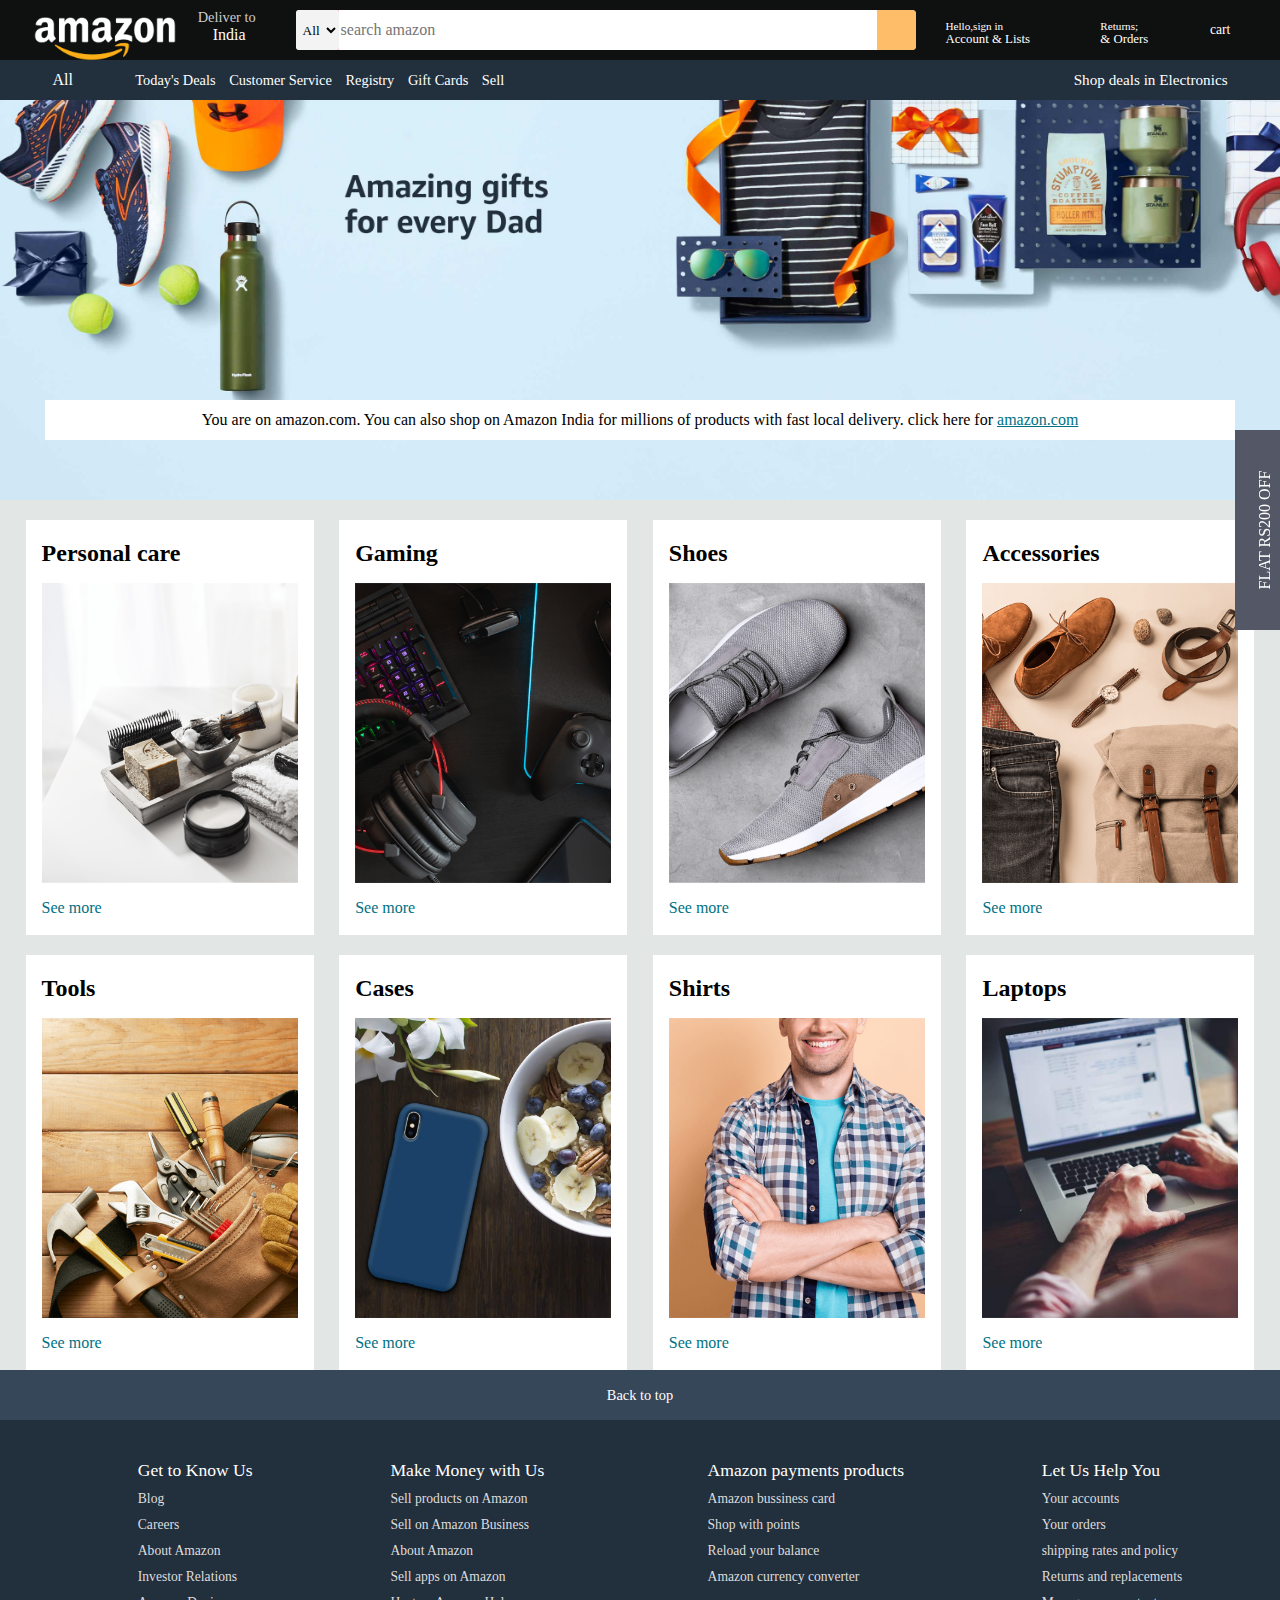
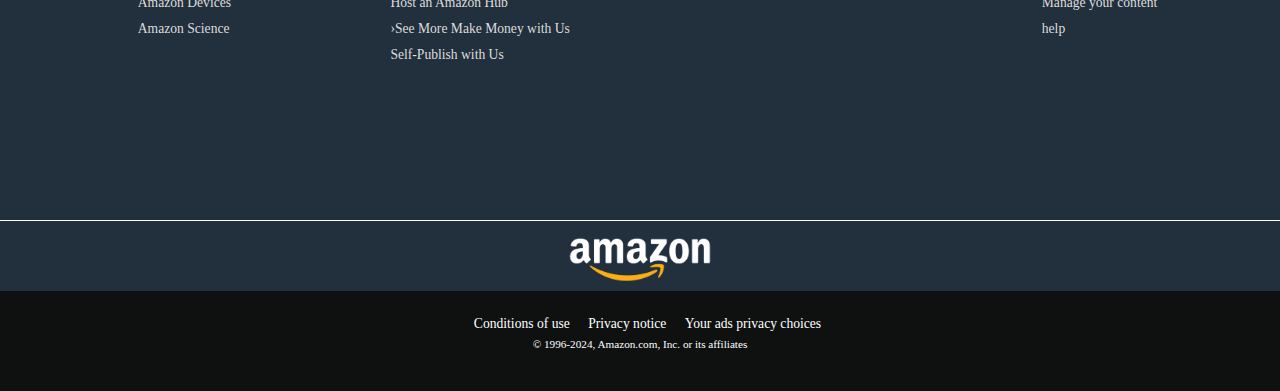
<file: index.html>
<!DOCTYPE html>
<html lang="en">
<head>
    <meta charset="UTF-8">
    <meta name="viewport" content="width=, initial-scale=1.0">
    <title>amazon</title>
    <link rel="stylesheet" href="https://cdnjs.cloudflare.com/ajax/libs/font-awesome/6.5.2/css/all.min.css" integrity="sha512-SnH5WK+bZxgPHs44uWIX+LLJAJ9/2PkPKZ5QiAj6Ta86w+fsb2TkcmfRyVX3pBnMFcV7oQPJkl9QevSCWr3W6A==" crossorigin="anonymous" referrerpolicy="no-referrer" />
    <link rel="stylesheet"href="amazon.css">
</head>
<body>
    <div class="off">
        <p>FLAT RS200 OFF </p>
    </div>
    <header>
        <div class="navbar">
            <div class="nav-logo ">
                <div class="logo border">
                </div>
            </div>
            <div class="nav-address border">
                <p class="add-one">Deliver to</p>
                <div class="add-icon">
                    <i class="fa-solid fa-location-dot"></i>
                    <p class="add-tw">India</p>
                </div>
            </div>
            <div class="nav-search">
                <select class="search-select">
                    <option>All</option>
                </select>
                <input placeholder="search amazon" class="search-input">
                <div class="search-icon">
                <i class="fa-solid fa-magnifying-glass"></i>
                </div>
            </div>
            <div class="nav-signin border">
                <p class="nav-first">Hello,sign in</p>
                <p class="nav-second">Account & Lists</p>
            </div>
            <div class="nav-returns border">
                <p class="nav-first">Returns;</p>
                <p class="nav-second">& Orders</p>
            </div>
            <div class="nav-cart border">
                <i class="fa-solid fa-cart-shopping"></i>
                cart
            </div>
        </div>
        <div class="panel">
            <div class="panel-all border ">
                <i class="fa-solid fa-bars"></i>
                All
            </div>
            <div class="panel-ops ">
               <p class="p1"> Today's Deals</p>
                <p class="p1">Customer Service</p>
                <p class="p1">Registry</p>
                <p class="p1">Gift Cards</p>
                <p class="p1">Sell</p>
            </div>
            <div class="panel-deals border">
                Shop deals in Electronics
            </div>
        </div>
    </header>
    <div class="hero-section">
        <div class="hero-text">
            <p>You are on amazon.com. You can also shop on Amazon India for millions of products with fast local delivery. click here for <a href ="https://www.amazon.com/">amazon.com</a></p>
        </div>
    </div>
    <div class="shop-section">
        <div class="box1 box">
           <div class="box-content">
            <h2>Personal care</h2>
            <div class="box-img"style="background-image:url('box1.png')"></div>
            <p>See more</p>
           </div>
        </div>
        <div class="box2 box">
            <div class="box-content">
                <h2>Gaming</h2>
                <div class="box-img"style="background-image:url('box2.png')"></div>
                <p>See more</p>
            </div>
        </div>
        <div class="box3 box">
            <div class="box-content">
                <h2>Shoes</h2>
                <div class="box-img"style="background-image:url('box3.png')"></div>
                <p>See more</p>
            </div>
        </div>
        <div class="box4 box">
            <div class="box-content">
                <h2>Accessories</h2>
                <div class="box-img"style="background-image:url('box4.png')"></div>
                <p>See more</p>
            </div>
        </div>
        <div class="box5 box">
            <div class="box-content">
                <h2>Tools</h2>
                <div class="box-img"style="background-image:url('box5.png')"></div>
                <p>See more</p>
            </div>
        </div>
        <div class="box6 box">
            <div class="box-content">
                <h2>Cases</h2>
                <div class="box-img"style="background-image:url('box6.jpg')"></div>
                <p>See more</p>
            </div>
        </div>
        <div class="box7 box">
            <div class="box-content">
                <h2>Shirts</h2>
                <div class="box-img"style="background-image:url('box7.png')"></div>
                <p>See more</p>
            </div>
        </div>
        <div class="box8 box">
            <div class="box-content">
                <h2>Laptops</h2>
                <div class="box-img"style="background-image:url('box8.jpg')"></div>
                <p>See more</p>
            </div>
        </div>
        
    </div>
    <footer>
        <div class="foot-panel1">
            <a>Back to top</a>
        </div>
        <div class="foot-panel2">
            <ul>
                <p>Get to Know Us</p>
                <a>Blog</a>
                <a>Careers</a>
                <a>About Amazon</a>
                <a>Investor Relations</a>
                <a>Amazon Devices</a>
                <a>Amazon Science</a>
            </ul>
            <ul>
                <p>Make Money with Us</p>
                <a>Sell products on Amazon</a>
                <a>Sell on Amazon Business</a>
                <a>About Amazon</a>
                <a>Sell apps on Amazon</a>
                <a>Host an Amazon Hub</a>
                <a>›See More Make Money with Us</a>
                <a>Self-Publish with Us</a>
            </ul>
            <ul>
                <p>Amazon payments products</p>
                <a>Amazon bussiness card</a>
                <a>Shop with points</a>
                <a>Reload your balance</a>
                <a>Amazon currency converter</a>
            
            </ul>
            <ul>
                <p>Let Us Help You</p>
                <a>Your accounts</a>
                <a>Your orders</a>
                <a>shipping rates and policy</a>
                <a>Returns and replacements</a>
                <a>Manage your content</a>
                <a>help</a>
            </ul>
           
        </div>
        <div class="foot-panel3">
            <div class="logo"></div>
        </div>
        <div class="foot-panel4">
            <div class="pages">
                <a>Conditions of use</a>
                <a>Privacy notice</a>
                <a>Your ads privacy choices</a>
            </div>
            <div class="copyright">
                © 1996-2024, Amazon.com, Inc. or its affiliates
            </div>
        </div>
    </footer>
</body>
</html>
</file>
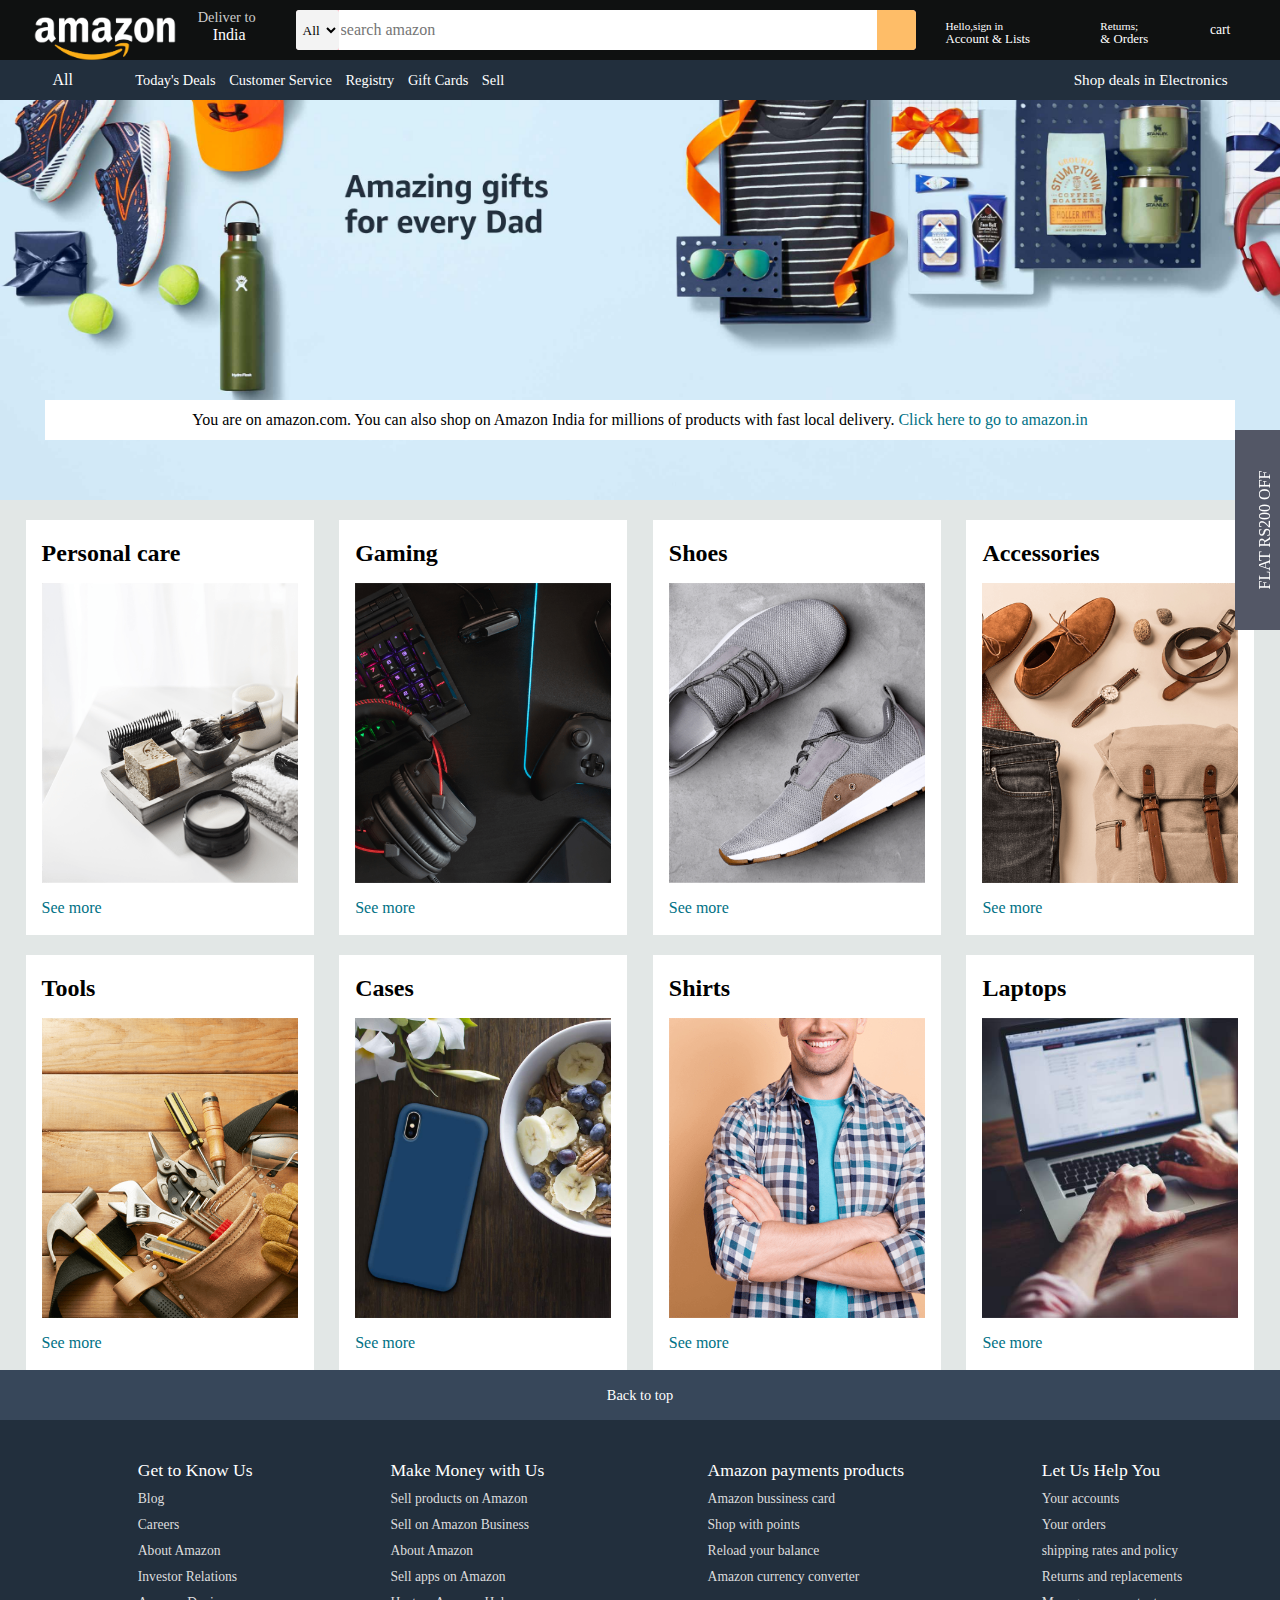
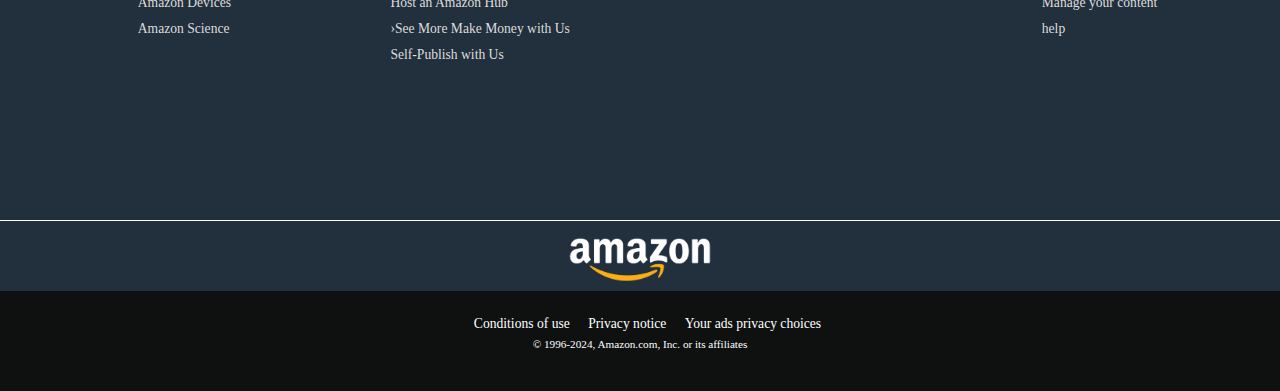
<file: amazon.html>
<!DOCTYPE html>
<html lang="en">
<head>
    <meta charset="UTF-8">
    <meta name="viewport" content="width=, initial-scale=1.0">
    <title>amazon</title>
    <link rel="stylesheet" href="https://cdnjs.cloudflare.com/ajax/libs/font-awesome/6.5.2/css/all.min.css" integrity="sha512-SnH5WK+bZxgPHs44uWIX+LLJAJ9/2PkPKZ5QiAj6Ta86w+fsb2TkcmfRyVX3pBnMFcV7oQPJkl9QevSCWr3W6A==" crossorigin="anonymous" referrerpolicy="no-referrer" />
    <link rel="stylesheet"href="amazon.css">
</head>
<body>
    <div class="off">
        <p>FLAT RS200 OFF </p>
    </div>
    <header>
        <div class="navbar">
            <div class="nav-logo ">
                <div class="logo border">
                </div>
            </div>
            <div class="nav-address border">
                <p class="add-one">Deliver to</p>
                <div class="add-icon">
                    <i class="fa-solid fa-location-dot"></i>
                    <p class="add-tw">India</p>
                </div>
            </div>
            <div class="nav-search">
                <select class="search-select">
                    <option>All</option>
                </select>
                <input placeholder="search amazon" class="search-input">
                <div class="search-icon">
                <i class="fa-solid fa-magnifying-glass"></i>
                </div>
            </div>
            <div class="nav-signin border">
                <p class="nav-first">Hello,sign in</p>
                <p class="nav-second">Account & Lists</p>
            </div>
            <div class="nav-returns border">
                <p class="nav-first">Returns;</p>
                <p class="nav-second">& Orders</p>
            </div>
            <div class="nav-cart border">
                <i class="fa-solid fa-cart-shopping"></i>
                cart
            </div>
        </div>
        <div class="panel">
            <div class="panel-all border ">
                <i class="fa-solid fa-bars"></i>
                All
            </div>
            <div class="panel-ops ">
               <p class="p1"> Today's Deals</p>
                <p class="p1">Customer Service</p>
                <p class="p1">Registry</p>
                <p class="p1">Gift Cards</p>
                <p class="p1">Sell</p>
            </div>
            <div class="panel-deals border">
                Shop deals in Electronics
            </div>
        </div>
    </header>
    <div class="hero-section">
        <div class="hero-text">
            <p>You are on amazon.com. You can also shop on Amazon India for millions of products with fast local delivery. <a>Click here to go to amazon.in</a></p>
        </div>
    </div>
    <div class="shop-section">
        <div class="box1 box">
           <div class="box-content">
            <h2>Personal care</h2>
            <div class="box-img"style="background-image:url('box1.png')"></div>
            <p>See more</p>
           </div>
        </div>
        <div class="box2 box">
            <div class="box-content">
                <h2>Gaming</h2>
                <div class="box-img"style="background-image:url('box2.png')"></div>
                <p>See more</p>
            </div>
        </div>
        <div class="box3 box">
            <div class="box-content">
                <h2>Shoes</h2>
                <div class="box-img"style="background-image:url('box3.png')"></div>
                <p>See more</p>
            </div>
        </div>
        <div class="box4 box">
            <div class="box-content">
                <h2>Accessories</h2>
                <div class="box-img"style="background-image:url('box4.png')"></div>
                <p>See more</p>
            </div>
        </div>
        <div class="box5 box">
            <div class="box-content">
                <h2>Tools</h2>
                <div class="box-img"style="background-image:url('box5.png')"></div>
                <p>See more</p>
            </div>
        </div>
        <div class="box6 box">
            <div class="box-content">
                <h2>Cases</h2>
                <div class="box-img"style="background-image:url('box6.jpg')"></div>
                <p>See more</p>
            </div>
        </div>
        <div class="box7 box">
            <div class="box-content">
                <h2>Shirts</h2>
                <div class="box-img"style="background-image:url('box7.png')"></div>
                <p>See more</p>
            </div>
        </div>
        <div class="box8 box">
            <div class="box-content">
                <h2>Laptops</h2>
                <div class="box-img"style="background-image:url('box8.jpg')"></div>
                <p>See more</p>
            </div>
        </div>
        
    </div>
    <footer>
        <div class="foot-panel1">
            <a>Back to top</a>
        </div>
        <div class="foot-panel2">
            <ul>
                <p>Get to Know Us</p>
                <a>Blog</a>
                <a>Careers</a>
                <a>About Amazon</a>
                <a>Investor Relations</a>
                <a>Amazon Devices</a>
                <a>Amazon Science</a>
            </ul>
            <ul>
                <p>Make Money with Us</p>
                <a>Sell products on Amazon</a>
                <a>Sell on Amazon Business</a>
                <a>About Amazon</a>
                <a>Sell apps on Amazon</a>
                <a>Host an Amazon Hub</a>
                <a>›See More Make Money with Us</a>
                <a>Self-Publish with Us</a>
            </ul>
            <ul>
                <p>Amazon payments products</p>
                <a>Amazon bussiness card</a>
                <a>Shop with points</a>
                <a>Reload your balance</a>
                <a>Amazon currency converter</a>
            
            </ul>
            <ul>
                <p>Let Us Help You</p>
                <a>Your accounts</a>
                <a>Your orders</a>
                <a>shipping rates and policy</a>
                <a>Returns and replacements</a>
                <a>Manage your content</a>
                <a>help</a>
            </ul>
           
        </div>
        <div class="foot-panel3">
            <div class="logo"></div>
        </div>
        <div class="foot-panel4">
            <div class="pages">
                <a>Conditions of use</a>
                <a>Privacy notice</a>
                <a>Your ads privacy choices</a>
            </div>
            <div class="copyright">
                © 1996-2024, Amazon.com, Inc. or its affiliates
            </div>
        </div>
    </footer>
</body>
</html>
</file>
<file: amazon.css>
*{
    margin:0;
    font-family:aerial;
    border:border-box;
}
.off{
    position:fixed;
    top:500px;
    right:-85px;
    height:60px;
    width:200px;
    text-align:center;
    background-color:#535766;
    color:white;
    display:flex;
    justify-content:center;
    align-items:center;
    transform:rotate(270deg);
    animation-name:spread;
    animation-duration: 2.5s;
    animation-timing-function: ease-in-out;
    animation-iteration-count: infinite;
}
@keyframes spread{
    0%{width:60px;}
    66%{width:200px;}
    100%{width:60px;}
}
.navbar{
    justify-content:space-evenly;
    height:60px;
    background-color:#0f1111;
    color:white;
    display:flex;
}
.nav-logo{
    
    height:45px;
    width:113px;
    position:relative;
    top:10px;

}
.logo{
    background-image:url("amazon.logo.webp");
    background-size:cover;
    height:40px;
    width:100%;
}
.border{
    border:2px solid transpart;
}
.border:hover{
    border:2px solid white;
    cursor:pointer;
}
/* box2 */
.add-one{
    color:#cccccc;
    font-size:0.9rem;
    margin-left:15px;

}
.add-tw0{
    font-size:1rem;
}
.add-icon{
    margin-left:10px;
    display:flex;
    justify-content:space-evenly;
}
.nav-address{
    height:41px;
    position:relative;
    top:9px;
    left:10px;
}
.nav-search{
    display:flex;
    justify-content:space-evenly;
    margin:10px 0px 10px 20px;
    background-color:pink;
    width:620px;
    height:40px;
    border-radius:4px;
}
.search-select{
    border-radius:3px;
    background-color:#f3f3f3;
    width:50px;
    text-align:center;
    border:none;
}
.search-input{
    /* width:500px;
     */
     width:100%;
     font-size:1rem;
     border:none;
}
.search-icon{
    width:45px;
    display:flex;
    justify-content:center;
    align-items:center;
    font-size:1.2rem;/*icon size*/
    background-color:#febd68;
    color:#0f1111; /* color to the text imside here icon color*/
    border-top-right-radius:4px;
    border-bottom-right-radius:4px;

    /* above three lines to align 'search icon' in search icon using search-icon as parent */
    /* flexbox is used to align,divide evenly etc;  */
}
.nav-search:hover{
    border:3px solid orange;
}
.nav-signin{
    position:relative;
    top:10px;
    height:40px;
    width:100px;

}
.nav-returns{
    position:relative;
    top:10px;
    height:40px;
    width:60px;

}
.nav-first{
    position:relative;
    top:10px;
    font-size:0.7rem;
}
.nav-second{
    position:relative;
    top:10px;
    font-size:0.80rem;
    font-weight:700px;
}
.nav-returns{
    margin-left:25px;
}
.nav-cart{
    height:40px;
    width:60px;
    margin-top:10px;
    margin-bottom:10px;
    display:flex;
    justify-content:center;
    align-items:center;
    font-size:0.85rem;
    font-weight:600px;
}
.nav-cart i{
    font-size:25px;
}
/* panel */
.panel{
    height:40px;
    background-color:#222f3d;
    display:flex;
    color:white;
    align-items:center;
    /* for brimging all elements in panel to middle; */
    justify-content:space-evenly;
}
.panel-ops p{
    display:inline-block;
    /* for bringing all para in one line */
    margin-left:10px;
    /* gap betweeen all p */

}
.p1:hover{
    border:2px solid white;
    cursor:pointer;
}
.panel-all:hover{
    border:2px solid white;
    cursor:pointer;
}
.panel-deals:hover{
    border:2px solid white;
}
.panel-ops{
    width:70%;
    /* 70% area of total panel is occupied by only panel-ops */
    font-size:0.9rem;
}
.panel-deals{
    font-size:0.95rem;
    font-weight:500px;
}
.hero-section{
    height:400px;
    background-image:url("amazon1.jpg");
    background-size:cover;
    display:flex;
    justify-content:center;
    align-items:flex-end;
}
.hero-text{
    background-color:white;
    color:text;
    height:40px;
    width:93%;
    margin-bottom:60px;
    display:flex;
    justify-content:center;
    align-items:center;
}
.hero-text a{
    color:#007185;
}
.shop-section{
    display:flex;
    flex-wrap:wrap;
    /* for making 4 bbelow 4 logo */
    justify-content:space-evenly;
    background-color:#e2e7e6;;
}
.box{
    background-color:white;
    height:380px;
    width:22.5%;
    padding:20px 0px 15px;
    margin-top:20px;
}
.box-img{
    height:300px;
    background-size:cover;
    margin-bottom:1rem;
    margin-top:1rem;

}
.box-content{
    margin-left:1rem;
    margin-right:1rem;
}
.box-content p{
    color:#007185;
}
.box-content p:hover{
    color:#c24e00;
}
.footer{
    margin-top:20px;
}
/* for making div in line block we use flex and wrap for making it copy but when in 
anchor or paragraph we use display:block for bringing in one line and use flex to make it inn box and etc */
.foot-panel1{
    background-color:#37475a;
    color:white;
    height:50px;
    display:flex;
    justify-content:center;
    align-items:center;
    font-size:0.9rem
}
.foot-panel1 a:hover{
    color:#c24e00;
    cursor:pointer;

}
.foot-panel2{

    display:flex;
    justify-content:center;
    justify-content: space-evenly;

    background-color:#222f3d;
    color:white;
    height:400px;
    font-size:1rem;
}
ul{
    margin-top:40px;
}
ul a{
    display:block;
    font-size:0.85rem;
    color:#dddddd;
    margin-top:10px;
}
ul a:hover{
    text-decoration:underline;
    cursor:pointer;
}
ul p{
    font-size:1.1rem;
}
.foot-panel3{
    background-color:#222f3d;
    color:white;
    border-top:0.5px solid white;
    height:70px;
    display:flex;
    justify-content:center;
    align-items:center;
}
.logo{
    background-image:url("amazon.logo.webp");
    background-size:cover;
    height:50px;
    width:150px;
}
.foot-panel4{
    background-color:#0f1111;
    color:white;
    height:100px;
}
.pages{
    font-size:0.85rem;
    text-align:center;
    padding-top:25px;
}
.pages a{
    margin-left:15px;
}
.copyright{
    font-size:0.7rem;
    text-align:center;
    padding-top:6px;
}
</file>
